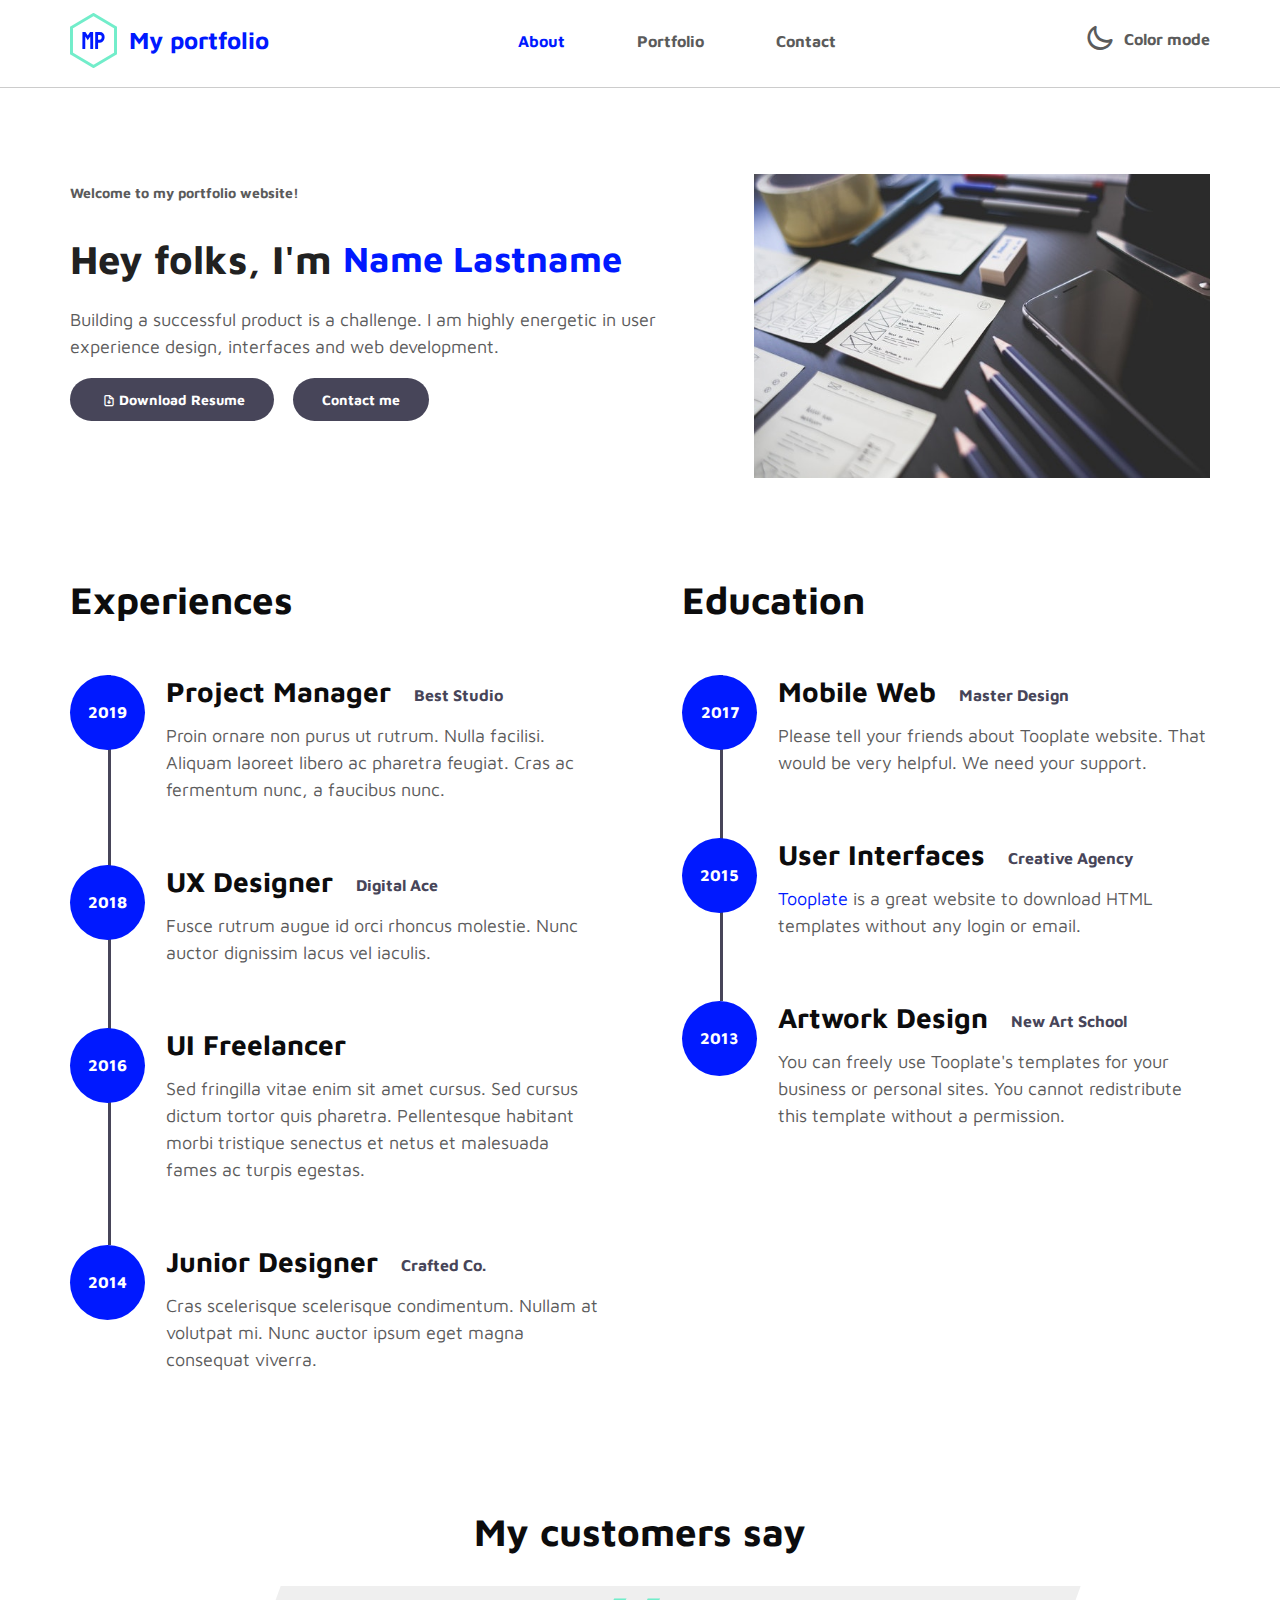
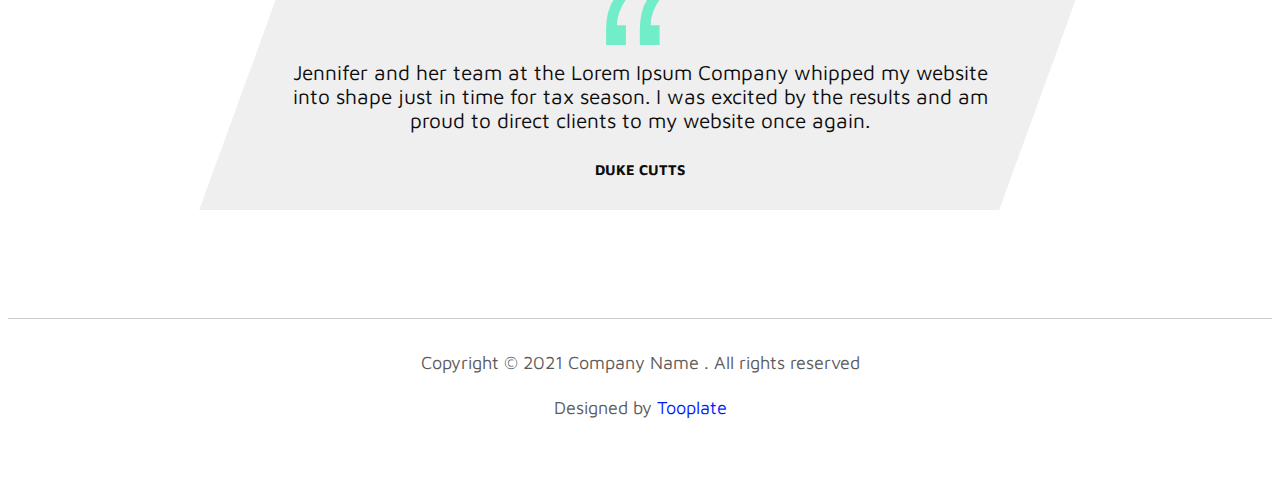
<file: Portfolio Web Sample/index.html>
<!doctype html>
<html lang="en">
  <head>
    <meta charset="utf-8">
    <title>Ivan Gentile | My Portfolio</title>
    <meta name="viewport" content="width=device-width, initial-scale=1, shrink-to-fit=no">
    <meta name="description" content="About Ivan Gentile. Web designer and UI specialist">
    <meta name="author" content="Ivan Gentile">
    <link rel="stylesheet" href="css/styles.css">
    <link rel="stylesheet" href="css/animation.css">
    <link rel="stylesheet" href="css/unicons.css">
    <link rel="stylesheet" href="css/dark-mode.css">
    <link rel="stylesheet" href="css/table.css">
    <link rel="stylesheet" href="css/navigation.css">
    <link rel="icon" href="images/mp.png">
  </head>
  <body>
    <header>
        <a href="#main-content" class="button skip">Skip to Main Content</a>
        <div class="container">
            <div class="logo">
                <a href="index.html"><img src="images/logo.svg" alt="">My portfolio</a>
            </div>
            <nav>
                <input type="checkbox" id="drop"/>
                <label id="hamburguesa" for="drop" title="menu"><span class="sr-only">Menu</span>
                </label>
                <ul>
                    <li><a href="index.html" class="active">About</a></li>
                    <li><a href="portfolio.html">Portfolio</a></li>
                    <li><a href="contact.html">Contact</a></li>
                </ul>
            </nav>
            <div class="color-mode"><a href="#" title="Color mode"><span>Color mode</span></a></div>
        </div>
    </header>

    <main id="main-content">
        <div class="container">
            <section class="about">   
                <div class="about-text">
                    <p class="small-text">Welcome to my portfolio website!</p>
                    <h1 class="animated animated-text">
                        Hey folks, I'm
                            <span class="animated-info">
                                <span class="animated-item">Name Lastname</span>
                                <!--<span class="animated-item">Web Designer</span>
                                <span class="animated-item">UI Specialist</span>-->
                            </span>
                    </h1>

                    <p>Building a successful product is a challenge. I am highly energetic in user experience design, interfaces and web development.</p>
                        
                     <div class="buttons">
                          <a href="files/cv.pdf" class="btn-download">Download Resume</a>
                          <a href="contact.html" class="btn-contact">Contact me</a>
                    </div>
                </div>

                <div class="about-image">
                    <img src="images/ux-designer.jpg" alt="UX design">
                </div>
            </section>

            <!-- FEATURES -->
            <section class="resume">
                <div class="resume-left">
                    <h2>Experiences</h2>
                    <ul class="timeline">
                        <li>
                            <div class="year">2019</div>
                            <div class="info">
                                 <h3>Project Manager <span>Best Studio</span></h3>
                                  <p>Proin ornare non purus ut rutrum. Nulla facilisi. Aliquam laoreet libero ac pharetra feugiat. Cras ac fermentum nunc, a faucibus nunc.</p>
                            </div>
                        </li>
                        <li>
                            <div class="year">2018</div>
                            <div class="info">
                                <h3>UX Designer <span>Digital Ace</span></h3>
                                <p>Fusce rutrum augue id orci rhoncus molestie. Nunc auctor dignissim lacus vel iaculis.</p>
                            </div>
                        </li>
                        <li>
                            <div class="year">2016</div>
                            <div class="info">
                                <h3>UI Freelancer</h3>
                                <p>Sed fringilla vitae enim sit amet cursus. Sed cursus dictum tortor quis pharetra. Pellentesque habitant morbi tristique senectus et netus et malesuada fames ac turpis egestas.</p>
                            </div>
                        </li>
                        <li>
                            <div class="year">2014</div>
                            <div class="info">
                                <h3>Junior Designer <span>Crafted Co.</span></h3>
                                <p>Cras scelerisque scelerisque condimentum. Nullam at volutpat mi. Nunc auctor ipsum eget magna consequat viverra.</p>
                            </div>
                        </li>
                    </ul>
                </div>
                <div class="resume-right">
                    <h2>Education</h2>
                    <ul class="timeline">
                        <li>
                            <div class="year">2017</div>
                            <div class="info">
                                <h3>Mobile Web <span>Master Design</span></h3>
                                <p>Please tell your friends about Tooplate website. That would be very helpful. We need your support.</p>
                            </div>
                        </li>
                        <li>
                            <div class="year">2015</div>
                            <div class="info">
                                <h3>User Interfaces <span>Creative Agency</span></h3>
                                <p><a rel="nofollow" href="https://www.facebook.com/tooplate">Tooplate</a> is a great website to download HTML templates without any login or email.</p>
                            </div>
                        </li>
                        <li>
                            <div class="year">2013</div>
                            <div class="info">
                                <h3>Artwork Design <span>New Art School</span></h3>
                                <p>You can freely use Tooplate's templates for your business or personal sites. You cannot redistribute this template without a permission.</p>
                            </div>
                        </li>
                    </ul>
                </div>
            </section>
            <section class="testimonials">
                <h2>My customers say</h2>
                <div class="testimonial">
                    <figure>
                        <blockquote>
                            Jennifer and her team at the Lorem Ipsum Company whipped my website into shape just in time for tax season. I was excited by the results and am proud to direct clients to my website once again.
                        </blockquote>
                        <figcaption>Duke Cutts</figcaption>
                    </figure>
                </div>
            </section>
        </div>
    </main>

    <footer>
        <div class="container">
            <p>Copyright &copy; 2021 Company Name . All rights reserved</p>
            <p>Designed by <a rel="nofollow" href="https://www.facebook.com/tooplate">Tooplate</a></p>
        </div>
     </footer>

    <script src="js/jquery-3.3.1.min.js"></script>
    <script src="js/custom.js"></script>
  </body>
</html>
</file>
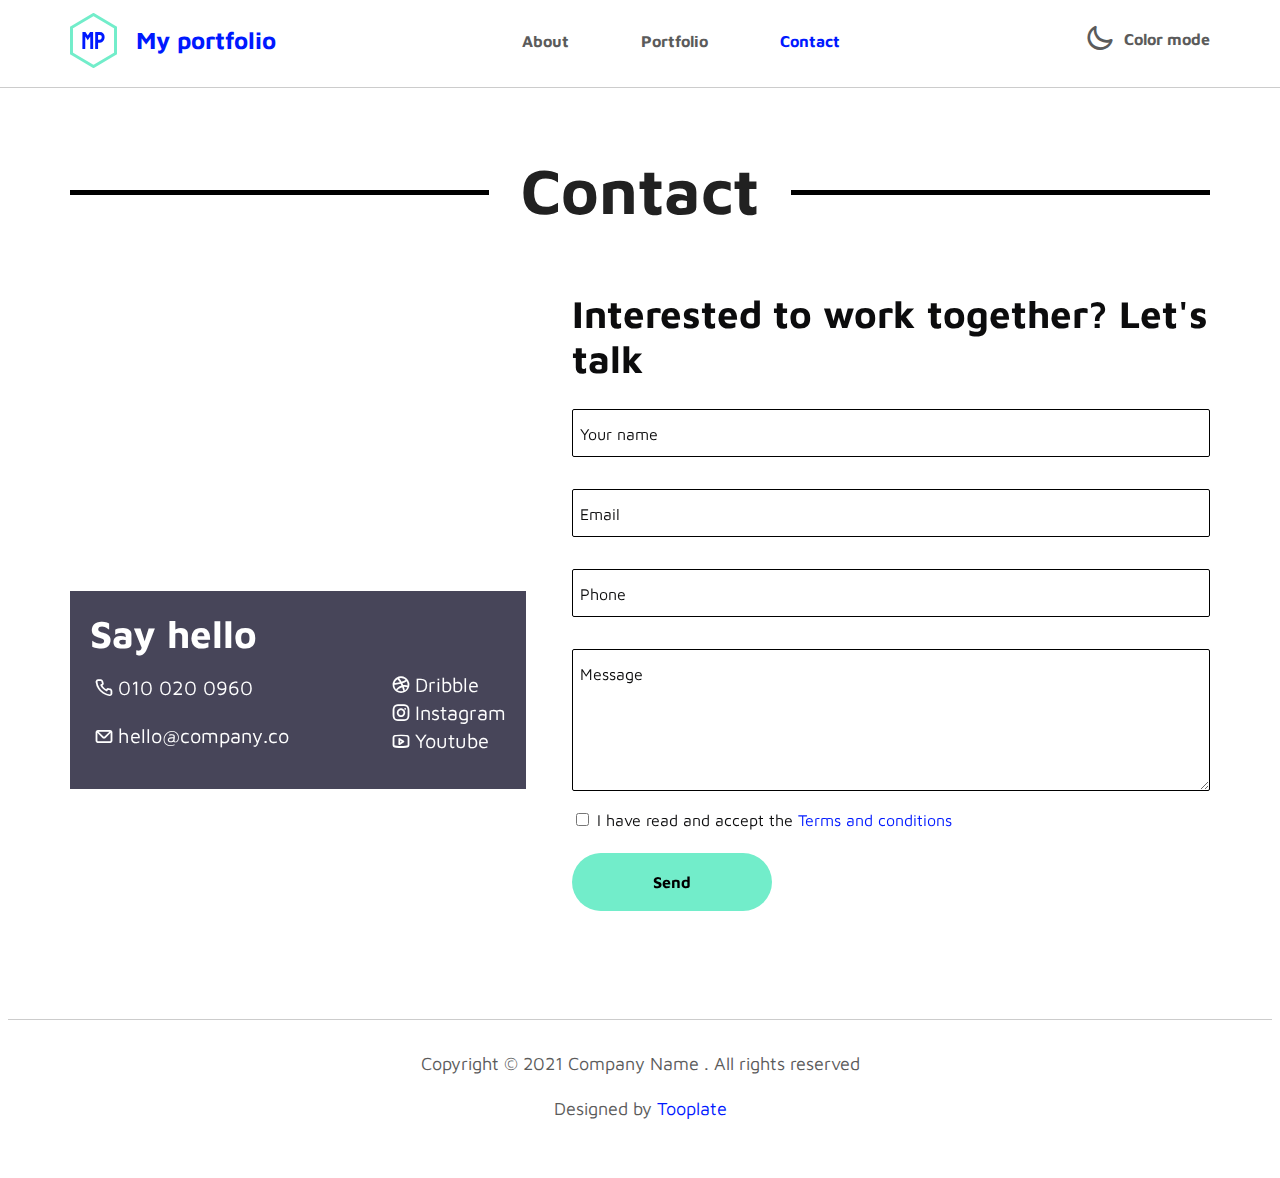
<file: Portfolio Web Sample/contact.html>
<!doctype html>
<html lang="en">
  <head>
    <meta charset="utf-8">
    <title>Contact with Ivan Gentile | My Portfolio</title>
    <meta name="viewport" content="width=device-width, initial-scale=1, shrink-to-fit=no">
    <meta name="description" content="Interested to work together? Let's talk">
    <meta name="author" content="Ivan Gentile">
    <link rel="stylesheet" href="css/styles.css">
    <link rel="stylesheet" href="css/animation.css">
    <link rel="stylesheet" href="css/unicons.css">
    <link rel="stylesheet" href="css/dark-mode.css">
    <link rel="stylesheet" href="css/table.css">
    <link rel="stylesheet" href="css/navigation.css">
    <link rel="icon" href="images/mp.png">
  </head>
  <body>
    <header>
        <a href="#main-content" class="button skip">Skip to Main Content</a>
        <div class="container">
            <div class="logo">
                <a href="index.html"><img src="images/logo.svg" alt=""> My portfolio</a>
            </div>
            <nav>
                <input type="checkbox" id="drop"/>
                <label id="hamburguesa" for="drop" title="menu"><span class="sr-only">Menu</span>
                </label>
                <ul>
                    <li><a href="index.html">About</a></li>
                    <li><a href="portfolio.html">Portfolio</a></li>
                    <li><a href="contact.html" class="active">Contact</a></li>
                </ul>
            </nav>
            <div class="color-mode"><a href="#" title="Color mode"><span>Color mode</span></a></div>
        </div>
    </header>

    <main id="main-content" class="contact">
        <div class="container">

            <!-- CONTACT -->
            <section class="contact first-section">
                <h1><span>Contact</span></h1>
                <div class="contact-left">
                    <div class="google-maps">
                      <iframe src="https://www.google.com/maps/embed?pb=!1m18!1m12!1m3!1d12088.558402180099!2d-73.99373482142036!3d40.75895421922642!2m3!1f0!2f0!3f0!3m2!1i1024!2i768!4f13.1!3m3!1m2!1s0x89c25855b8fb3083%3A0xa0f9aef176042a5c!2sTheater+District%2C+New+York%2C+NY%2C+USA!5e0!3m2!1sen!2smm!4v1549875377188" width="400" height="300" allowfullscreen></iframe>
                    </div>

                    <div class="contact-info">
                      <h2>Say hello</h2>
                      <div class="contact-info-content">
                          <div class="contact-info-left">
                              <p><a href="tel:0100200960">010 020 0960</a></p>
                              <p><a href="mailto:hello@company.co">hello@company.co</a></p>
                          </div>
                          <div class="contact-info-right">
                              <ul class="social-links">
                                <li><a href="https://dribbble.com/" title="Dribbble">Dribble</a></li>
                                <li><a href="https://www.instagram.com/" title="Instagram">Instagram</a></li>
                                <li><a href="https://www.youtube.com/" title="Youtube">Youtube</a></li>
                              </ul>
                           </div>
                        </div>
                    </div>
                </div>

                <div class="contact-right">
                    <form action="https://myportfolio.com/contact-ok.php" method="post" class="contact-form">
                        <h2>Interested to work together? Let's talk</h2>
                        <ul>
                            <li>
                                <label for="name" class="absolute">Your name</label>
                                <input type="text" class="form-control" name="name" id="name" required>
                            </li>
                            <li>
                                <label for="email" class="absolute">Email</label>
                                <input type="email" class="form-control" name="email" id="email" required>
                            </li>
                            <li>
                                <label for="phone" class="absolute">Phone</label>
                                <input type="tel" class="form-control" name="phone" id="phone" required>
                            </li>
                            <li>
                               <label for="message" class="absolute">Message</label>
                               <textarea name="message" rows="6" class="form-control" id="message" required></textarea>
                            </li>
                            <li class="legal">
                               <input type="checkbox" value="1" id="legal" name="legal" required>
                               <label for="legal">I have read and accept the <a href="#">Terms and conditions</a></label>
                            </li>
                        </ul>
                        <input type="submit" value="Send">
                    </form>
                </div>
            </section>
        </div>
    </main>

    <footer>
        <div class="container">
            <p>Copyright &copy; 2021 Company Name . All rights reserved</p>
            <p>Designed by <a rel="nofollow" href="https://www.facebook.com/tooplate">Tooplate</a></p>
        </div>
     </footer>

    <script src="js/jquery-3.3.1.min.js"></script>
    <script src="js/custom.js"></script>
  </body>
</html>
</file>
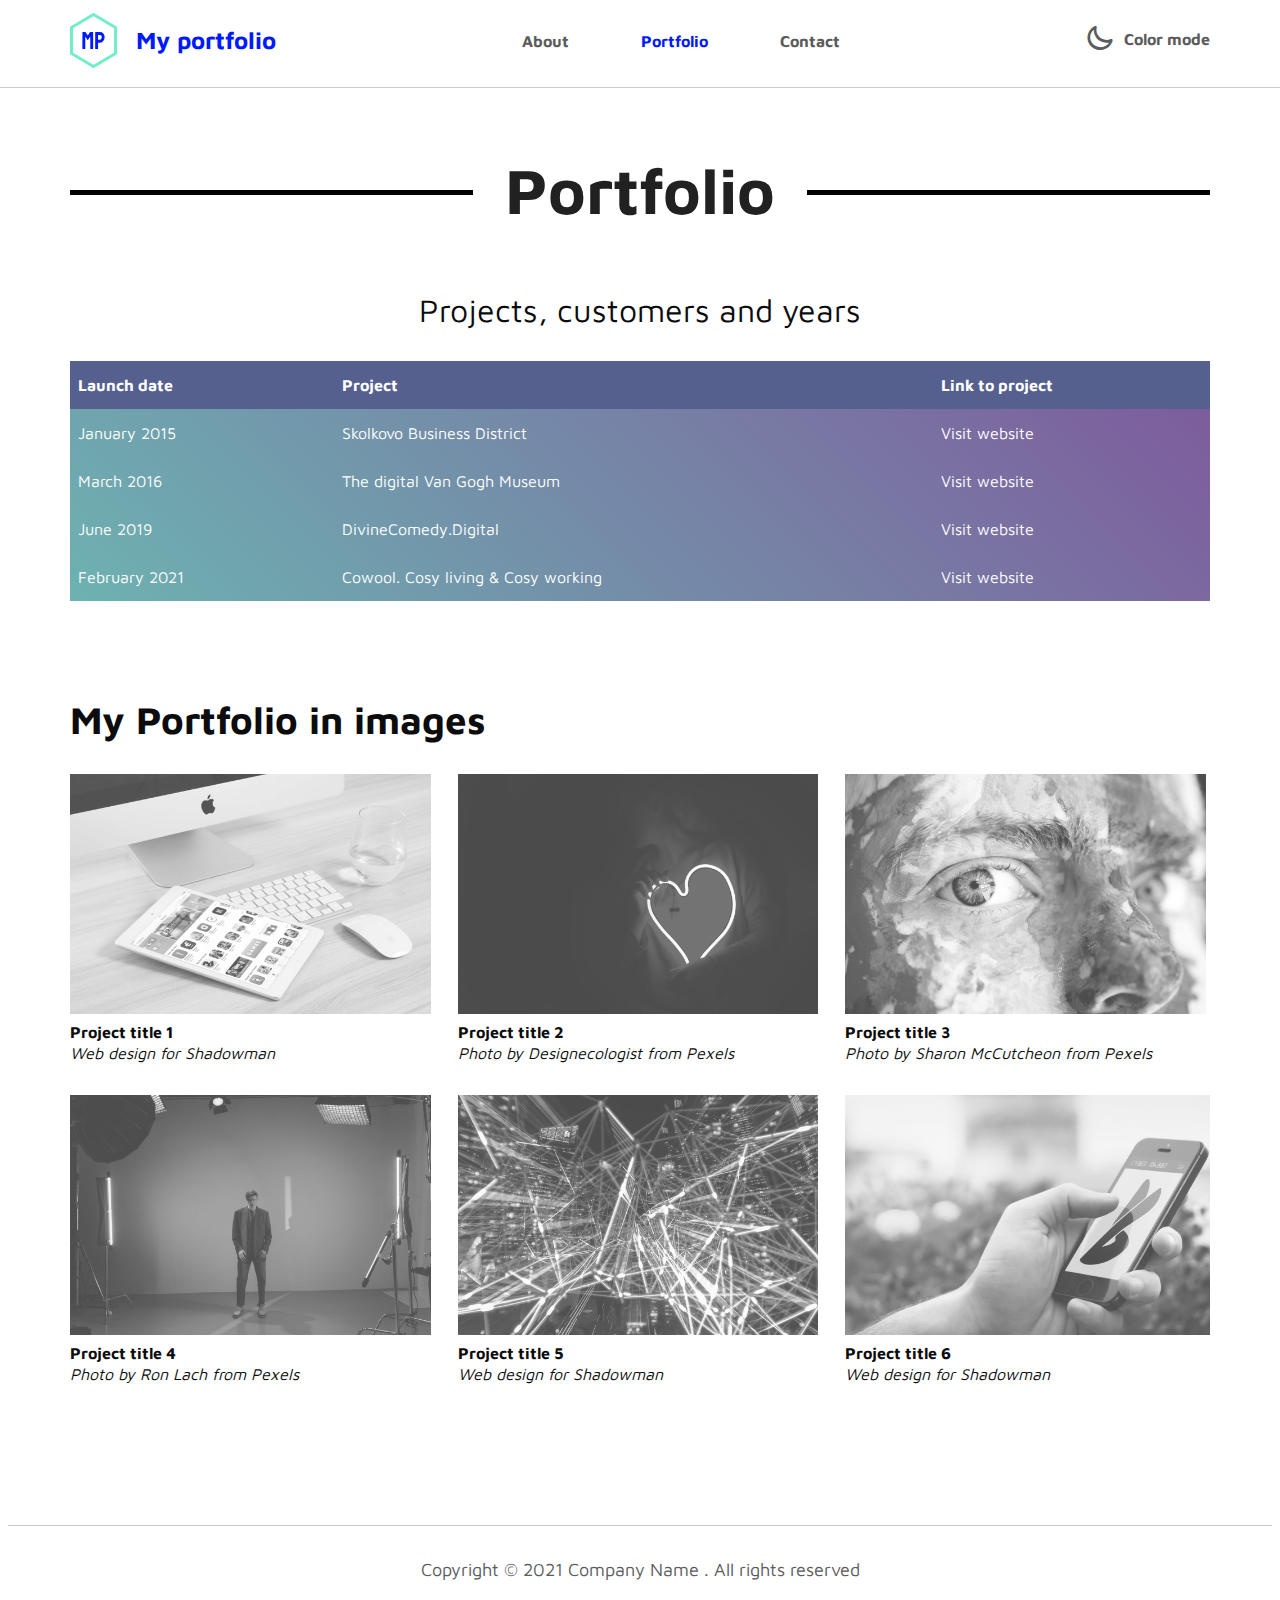
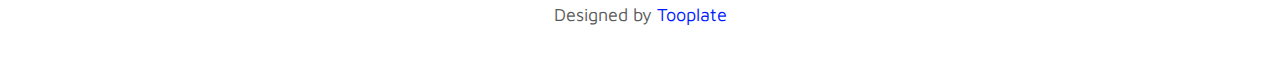
<file: Portfolio Web Sample/portfolio.html>
<!doctype html>
<html lang="en">
  <head>
    <meta charset="utf-8">
    <title>Projects, customers and years | My Portfolio</title>
    <meta name="viewport" content="width=device-width, initial-scale=1, shrink-to-fit=no">
    <meta name="description" content="Web Projects I have worked on">
    <meta name="author" content="Ivan Gentile">
    <link rel="stylesheet" href="css/styles.css">
    <link rel="stylesheet" href="css/animation.css">
    <link rel="stylesheet" href="css/unicons.css">
    <link rel="stylesheet" href="css/dark-mode.css">
    <link rel="stylesheet" href="css/table.css">
    <link rel="stylesheet" href="css/navigation.css">
    <link rel="icon" href="images/mp.png">
  </head>
  <body>
    <header>
        <a href="#main-content" class="button skip">Skip to Main Content</a>
        <div class="container">
            <div class="logo">
                <a href="index.html"><img src="images/logo.svg" alt=""> My portfolio</a>
            </div>
            <nav>
                <input type="checkbox" id="drop"/>
                <label id="hamburguesa" for="drop" title="menu"><span class="sr-only">Menu</span>
                </label>
                <ul>
                    <li><a href="index.html">About</a></li>
                    <li><a href="portfolio.html" class="active">Portfolio</a></li>
                    <li><a href="contact.html">Contact</a></li>
                </ul>
            </nav>
            <div class="color-mode"><a href="#" title="Color mode"><span>Color mode</span></a></div>
        </div>
    </header>

    <main id="main-content" class="portfolio">
        <div class="container">
            <section class="table first-section">
                <h1><span>Portfolio</span></h1>
                <table>
                    <caption>Projects, customers and years</caption>
                    <thead>
                        <tr>
                            <th scope="col">Launch date</th>
                            <th scope="col">Project</th>
                            <th scope="col">Link to project</th>
                        </tr>
                    </thead>
                    <tbody>
                        <tr>
                            <td><time datetime="2015-01">January 2015</time></td>
                            <td>Skolkovo Business District</td>
                            <td><a href="https://skolkovoforbusiness.ru/en/features/#home" title="Skolkovo Business District" target="_blank">Visit website</a></td>
                        </tr>
                        <tr>
                            <td><time datetime="2016-03">March 2016</time></td>
                            <td>The digital Van Gogh Museum</td>
                            <td><a href="https://www.vangoghmuseum.nl/en/visit/enjoy-the-museum-from-home" title="The digital Van Gogh Museum" target="_blank">Visit website</a></td>
                        </tr>
                        <tr>
                            <td><time datetime="2019-06">June 2019</time></td>
                            <td>DivineComedy.Digital</td>
                            <td><a href="https://divinecomedy.digital/#/" title="DivineComedy.Digital" target="_blank">Visit website</a></td>
                        </tr>
                        <tr>
                            <td><time datetime="2021-02">February 2021</time></td>
                            <td>Cowool. Cosy living & Cosy working</td>
                            <td><a href="https://cowool.brig.ht/" title="Cowool. Cosy living & Cosy working" target="_blank">Visit website</a></td>
                        </tr>
                    </tbody>
                </table>
            </section>

            <section class="photo-portfolio">
                <h2>My Portfolio in images</h2>
                <ul>
                    <li>
                    <figure>
                        <a href="#" title="Shadowman project detail"><img src="images/portfolio1.jpg" alt="Portfolio 1"></a>
                        <figcaption>
                            <strong>Project title 1</strong>
                            <em>Web design for Shadowman</em>
                        </figcaption>
                    </figure>
                    </li>
                    <li>
                    <figure>
                        <a href="#" title="Shadowman project detail"><img src="images/portfolio2.jpg" alt="Portfolio 2"></a>
                        <figcaption>
                            <strong>Project title 2</strong>
                            <em>Photo by Designecologist from Pexels</em>
                        </figcaption>
                    </figure>
                    </li>
                    <li>
                    <figure>
                        <a href="#" title="Shadowman project detail"><img src="images/portfolio3.jpg" alt="Portfolio 3"></a>
                        <figcaption>
                            <strong>Project title 3</strong>
                            <em>Photo by Sharon McCutcheon from Pexels</em>
                        </figcaption>
                    </figure>
                    </li>
                    <li>
                    <figure>
                        <a href="#" title="Shadowman project detail"><img src="images/portfolio4.jpg" alt="Portfolio 4"></a>
                        <figcaption>
                            <strong>Project title 4</strong>
                            <em>Photo by Ron Lach from Pexels</em>
                        </figcaption>
                    </figure
                    </li>
                    <li>
                    <figure>
                        <a href="#" title="Shadowman project detail"><img src="images/portfolio5.jpg" alt="Portfolio 5"></a>
                        <figcaption>
                            <strong>Project title 5</strong>
                            <em>Web design for Shadowman</em>
                        </figcaption>
                    </figure>
                    </li>
                    <li>
                    <figure>
                        <a href="#" title="Shadowman project detail"><img src="images/portfolio6.jpg" alt="Portfolio 6"></a>
                        <figcaption>
                            <strong>Project title 6</strong>
                            <em>Web design for Shadowman</em>
                        </figcaption>
                    </figure>
                    </li>
                </ul>
            </section>
        </div>
    </main>

    <footer>
        <div class="container">
            <p>Copyright &copy; 2021 Company Name . All rights reserved</p>
            <p>Designed by <a rel="nofollow" href="https://www.facebook.com/tooplate">Tooplate</a></p>
        </div>
     </footer>

    <script src="js/jquery-3.3.1.min.js"></script>
    <script src="js/custom.js"></script>
  </body>
</html>
</file>
<file: Portfolio Web Sample/css/styles.css>
@import url("https://fonts.googleapis.com/css?family=Maven+Pro:400,700");

body, input, textarea{
    font-family: "Maven Pro", sans-serif;
}
body {
  padding-top: 70px;
  color: #0c0c0d;
}
*,*:before,*:after{
  box-sizing: border-box;
}
.container{
  max-width: 1140px;
  width: 94%;
  margin: 0 auto;
}
section{
  padding: 3em 0;
}

.small-text {
  color: #5b5b5b;
  font-size: 14px;
  font-weight: bold;
  padding: 8px 0;
}

ul {
  margin: 0;
  padding: 0;
}
ul li {
  list-style: none;
}

a {
  color: #5b5b5b;
  font-weight: normal;
  text-decoration: none;
  transition: all 0.4s ease;
}
a:hover,a:focus {
  color: #0019ff;
  text-decoration: underline;
}

p {
  font-size: 18px;
  font-weight: 300;
  line-height: 1.5;
  color: #5b5b5b;
  margin: 0 0 1em 0;
}

.sr-only {
  position: absolute;
  width: 1px;
  height: 1px;
  padding: 0;
  margin: -1px;
  overflow: hidden;
  clip: rect(0,0,0,0);
  border: 0;
}

h1 {
  color: #212121;
  font-size: 2.5em;
  margin: 24px 0;
}

h2 {
  font-size: 2.4em;
  margin-top: 0;
}

h3 {
  font-size: 1.75em;
  margin: 0 0 0.5em 0;
}

.buttons a {
  background: #eee;
  color: #5b5b5b;
  font-weight: bold;
  display: inline-block;
  border-radius: 50px;
  padding: 13px 29px;
  font-size: 14px;
  line-height: normal;
  transition: all 0.4s ease;
  margin-bottom: 0.5em;
}
.buttons a:first-child{
  margin-right: 1em;
}
.buttons a:hover {
  color: #0019ff;
}
.buttons a{
  background: #474559;
  color: #ffffff;
}
.buttons a:hover {
  background: #0019ff;
  color: #ffffff !important;
}

.animated {
  position: relative;
}

.animated-info {
  display: inline-block;
  vertical-align: top;
  margin-top: 5px;
  min-width: 300px;
  position: relative;
}

.animated-item {
  color: #0019ff;
}


header {
  position: fixed;
  top: 0;
  right: 0;
  left: 0;
  z-index: 10;
  padding: 1em 0;
  border-bottom: 1px solid #ccc;
  background: white;
  font-weight: bold;
}
header .container{
  display: flex;
  align-items: flex-start !important;
  justify-content: space-between;
  align-items: center;
}

.logo img{
  vertical-align: middle;
  position: relative;
  top: -3px;
  margin-right: 0.5em;
}

header .logo a{
  font-size: 1.5em;
  line-height: 1.4em;
  font-weight: bold;
  color: #0019ff;
}

header a{
  font-weight: bold;
  font-size: 16px;
  overflow: hidden;
}

header a:focus,header a:hover,.contact-info-content a:focus,.contact-info-content a:hover {
  color: #0019ff;
  text-decoration: none;
}
header a.active{
  color: #0019ff;
}
.buttons a:hover,.buttons a:focus{
  text-decoration: none;
}

footer{
  font-size: 16px;
  font-weight: normal;
  display: block;
}
footer a,form a{
  color: #0019ff;
}

main{
  padding-top: 3em;
}

.about-image{
  margin-top: 2em;
}
.about-image img{
  width: 100%;
  height: auto;
}

.resume{
  display: flex;
  flex-direction: column;
  justify-content: space-between;
}
.resume-right{
  margin-top: 2em;
}

.timeline li{
  position: relative;
  padding: 22px 0;
}
.timeline li:last-child:before {
  height: 0;
}
.timeline li:before {
  content: "";
  background: #474559;
  width: 3px;
  height: 100%;
  position: absolute;
  left: 38px;
}

.timeline .year{
  background: #0019ff;
  border-radius: 100%;
  position: absolute;
  width: 75px;
  height: 75px;
  line-height: 75px;
  text-align: center;

  color: #ffffff;
  font-size: 16px;
  font-weight: bold;
}

.timeline .info {
  display: inline-block;
  vertical-align: top;
  max-width: 432px;
  margin-left: 6em;
}
.timeline .info span {
  color: #474559;
  font-size: 16px;
  font-weight: bold;
  display: block;
  vertical-align: middle;
}
.timeline a{
  color: #0019ff;
}

/* contact */
.google-maps iframe {
  width: 100%;
  display: block;
  border: 0;
}
.contact-info {
  background: #474559;
  padding: 20px;
  color: white;
}

.contact-info a{
  color: white;
  font-size: 20px;
  display: block;
  margin: 5px 0;
}
.contact-info a:hover,.contact-info a:focus {
  color: #72edca;
}
.contact-info-content{
  display: flex;
  flex-direction: column;
  justify-content: space-between;
}
.contact-info h2{
  margin-bottom: 0.3em;
}
.contact-info-left p{
  margin: 0;
}
.contact-right{
  margin-top: 2em;
}
.contact-right h2{
  margin-bottom: 0.3em;
}

.contact-form .form-control {
  background: transparent;
  border: 1px solid black;
  border-radius: 2px;
  outline: none;
  font-weight: bold;
  margin: 16px 0;
  padding: 0.6em 0.5em 0 0.5em;
  width: 100%;
  box-sizing: border-box;
}
input, textarea{
  font-size: 1em;
}
.contact-form textarea.form-control{
  padding: 1em 0.5em;
}

.contact-form li{
  position: relative;
}

.contact-form label.absolute{
  position: absolute;
  top: 2em;
  left: 0.5em;
  transition: all .2s ease-in-out;
}

.contact-form li.is-focused label.absolute{
  top: 1.75em;
  font-size: 0.8em;
}
.contact li.legal{
  margin-bottom: 1.5em;
}

.contact-form .form-control:not(textarea) {
  height: 48px;
}
.contact-form .form-control:hover, .contact-form .form-control:focus {
  border-color: #0019ff;
}
.contact-form input[type="submit"]{
  background: #72edca;
  border-radius: 50px;
  color: black;
  font-weight: bold;
  border: 0;
  cursor: pointer;
  transition: all 0.4s ease;
  min-width: 200px;
  padding: 20px 0;
}
.contact-form  input[type="submit"]:hover,.contact-form  input[type="submit"]:focus{
  background: #0019ff;
  color: white;
}

footer{
  text-align: center;
  border-top: 1px solid #ccc;
  padding: 30px 0;
  margin-top: 60px;
}

/* index.html testimonials */
.testimonials{
  text-align: center;
}
.testimonials .testimonial{
  background: #efefef;
  padding: 2em;
  max-width: 800px;
  margin: 0 auto;
}
.testimonial figure{
  margin: 0;
  padding: 0;
}
.testimonial blockquote{
  margin: 0;
}
.testimonials figcaption{
  font-size: 0.7em;
  text-transform: uppercase;
  font-weight: bold;
  margin-top: 2em;
}
.testimonials blockquote{
  position: relative;
  padding-top: 2em;
}
.testimonials blockquote:before{
  position: absolute;
  left: 50%;
  margin-left: -0.2em;
  top:0.1em;
  content: "“";
  font-family: arial,heltetica,sans-serif;
  font-size: 10em;
  line-height: 0.3em;
  color: #72edca;
}

/* contact.html */
.contact h1,.portfolio h1{
  font-size: 2em;
  line-height: 1em;
  margin: 0 0 1.5em 0;
  text-align: center;
  border-bottom: 5px solid black;
}
.first-section{
  padding-top: 0;
}
.contact h1 span,.portfolio h1 span{
  background: white;
  position: relative;
  padding: 0 0.5em;
  top: 0.5em;
}

/* portfolio.html */
.photo-portfolio ul{
  display: flex;
  flex-direction: row;
  flex-flow: row wrap;
  justify-content: space-between;
}
.photo-portfolio a{
  display: block;
  overflow: hidden;
  width: 100%;
  height: 240px;
  margin-bottom: 0.5em;
}
.photo-portfolio li{
  width: 100%;
  margin: 0 0 2em 0;
  padding: 0;
}
.photo-portfolio figure{
  margin: 0;
  padding: 0;
}
.photo-portfolio img{
  height: 100%;
  opacity: 0.7;
  filter: grayscale(100%);
  transition: 1s;
  object-fit: cover;
}
.photo-portfolio a:focus{
  outline-color: #72edca;
}
.photo-portfolio a:hover img,.photo-portfolio a:focus img{
  opacity: 1;
  filter: grayscale(0);
  transform: scale(1.2);
  transform-origin: 50% 50%;
}
.photo-portfolio figcaption strong,.photo-portfolio figcaption em{
  display: block;
  line-height: 1.3em;
}

.color-mode{
    position: absolute;
    right: 4em;
    margin-top: 0.2em;
}
.color-mode span{
  display: none;
}
.color-mode a{
  font-weight: bold;
}
.color-mode a:before {
  font-family: 'unicons';
  content: '\ea9f';
  font-size: 30px;
  font-weight: 300;
  font-style: normal;
  position: relative;
  top: 3px;
  margin-right: 0.3em;
}
.dark-mode .color-mode a:before {
  content: '\eb65';
}

@media (max-width: 767px) {
  h1 {
    font-size: 2.4em;
  }

  h2 {
    font-size: 2em;
  }

  .animated-item {
    font-size: 28px;
  }
}

@media (min-width:  640px){
  .photo-portfolio li{
    width: 48%;
  }
}

@media (min-width: 800px){
  .color-mode{
    position: relative;
    right: 0;
  }
  .about-image{
    margin-top: 0;
  }
  .contact h1,.portfolio h1{
    font-size: 4em;
  }
  .contact{
    display: flow-root;
  }
  .contact-left{
    width: 40%;
    float: left;
  }
  .contact-right{
    margin-top: 0;
    width: 56%;
    float: right;
  }
  .timeline .info span{
    display: inline-block;
    margin-left: 15px;
  }
  .testimonials .testimonial{
    transform: skew(-20deg);
    width: 80%;
  }
  .testimonials .testimonial figure{
    font-size: 1.3em;
    transform: skew(20deg);
  }
  .about{
    display: flow-root;
  }
  .about-text{
    width: 56%;
    float: left;
  }
  .about-image{
    width: 40%;
    float: right;
  }
}

@media (min-width: 992px){
  .resume{
    flex-direction: row;
    align-items: flex-start;
    column-gap:  30px;
  }
  .resume-right{
    margin-top: 0;
  }
  .photo-portfolio li{
    width: 32%;
  }
  .contact-info-content{
    flex-direction: row;
  }
  .contact-info-left p{
    margin: 0 0 1em 0;
  }
}
</file>
<file: Portfolio Web Sample/css/unicons.css>
@font-face {
  font-family: 'unicons';
  src: url('../font/unicons.eot?42479262');
  src: url('../font/unicons.eot?42479262#iefix') format('embedded-opentype'),
       url('../font/unicons.woff2?42479262') format('woff2'),
       url('../font/unicons.woff?42479262') format('woff'),
       url('../font/unicons.ttf?42479262') format('truetype'),
       url('../font/unicons.svg?42479262#unicons') format('svg');
  font-weight: normal;
  font-style: normal;
}
/* Chrome hack: SVG is rendered more smooth in Windozze. 100% magic, uncomment if you need it. */
/* Note, that will break hinting! In other OS-es font will be not as sharp as it could be */
/*
@media screen and (-webkit-min-device-pixel-ratio:0) {
  @font-face {
    font-family: 'unicons';
    src: url('../font/unicons.svg?42479262#unicons') format('svg');
  }
}
*/
 
 .contact-info a:before, .buttons a:before{
  font-family: "unicons";
  font-style: normal;
  font-weight: normal;
  speak: none;
 
  display: inline-block;
  text-decoration: inherit;
  width: 1em;
  margin-right: .2em;
  text-align: center;
  /* opacity: .8; */
 
  /* For safety - reset parent styles, that can break glyph codes*/
  font-variant: normal;
  text-transform: none;
 
  /* fix buttons height, for twitter bootstrap */
  line-height: 1em;
 
  /* Animation center compensation - margins should be symmetric */
  /* remove if not needed */
  margin-left: .2em;
 
  /* you can be more comfortable with increased icons size */
  /* font-size: 120%; */
 
  /* Font smoothing. That was taken from TWBS */
  -webkit-font-smoothing: antialiased;
  -moz-osx-font-smoothing: grayscale;
 
  /* Uncomment for 3D effect */
  /* text-shadow: 1px 1px 1px rgba(127, 127, 127, 0.3); */
}

.contact-info a[href*="tel:"]:before { content: '\eaca'; }
.contact-info a[href*="mailto:"]:before { content: '\e992'; }
.contact-info a[href*="whatsapp:"]:before { content: '\ec5f'; }
.contact-info a[href*="dribbble"]:before { content: '\e96e'; }
.contact-info a[href*="instagram"]:before { content: '\ea3a'; }
.contact-info a[href*="youtube"]:before { content: '\ebe8'; }
.buttons a[href*="pdf"]:before { content: '\e9b8'; }
</file>
<file: Portfolio Web Sample/css/dark-mode.css>
.dark-mode {
  background: #0c0c0d;
  color: white;
}
.dark-mode header nav #drop:checked ~ ul{
  background: #0c0c0d;
}
.dark-mode header{
  background: #0c0c0d;
}
.dark-mode header a.active{
  color: #72edca;
}
.dark-mode footer a,.dark-mode .color-mode a:hover,.dark-mode .color-mode a:focus, .dark-mode form a{
  color: #72edca;
}
.dark-mode .logo a,.dark-mode nav a:hover,.dark-mode nav a:focus, .dark-mode .timeline a{
  color: #72edca;
}
.dark-mode .animated-item{
  color: #72edca;
}
.dark-mode .timeline .year{
  background: #72edca;
  color: black;
}
.dark-mode h1, .dark-mode h2, .dark-mode h3, .dark-mode .color-mode a, .dark-mode p, .dark-mode nav a, .dark-mode .timeline .info span{
  color: #ffffff;
}

.dark-mode .timeline .info span{
  opacity: 0.8;
}

.dark-mode .timeline-info small{
  color: #ccc;
}

.dark-mode .contact-form .form-control {
  border: 1px solid white;
}

.dark-mode .contact-form .form-control:hover, .dark-mode .contact-form .form-control:focus {
  border-color: #72edca;
}

.dark-mode .testimonials .testimonial{
  background: #333;
}

/* contact.html */

.dark-mode .contact h1,.dark-mode .portfolio h1{
  border-color: white;
}
.dark-mode .contact h1 span,.dark-mode .portfolio h1 span{
  background: #0c0c0d;
}
.dark-mode input, .dark-mode textarea{
  color: white;
}
</file>
<file: Portfolio Web Sample/css/table.css>
table {
	width: 100%;
	border-collapse: collapse;
	overflow: hidden;
	margin: 0 auto;
	background: linear-gradient(45deg, #6DB2B1, #7E599C);
}
table caption{
  font-size: 2em;
  padding: 0 0 1em 0;
}
table a{
	color: white;
	text-decoration: none;
}
table a:hover{
	color: white;
	text-decoration: underline;
}

th,td {
	padding: 15px 8px;
	vertical-align: top;
	color: #fff;
	text-align: left;
}
th{
	background:#55608F;
}

tbody tr:hover{
	background-color: rgba(255,255,255,0.3);
}
</file>
<file: Portfolio Web Sample/css/navigation.css>
a.button.skip {
    position: absolute;
    top: -400px;
    left: 50%;
    z-index:100;
    outline:2px solid #72edca;
    color: white;
    background: #0019ff;
    border-radius: 30px;
    font-size: 1.3em;
    padding: 20px 40px;
    margin-left: -210px;
}
a.button.skip:focus{
    top: 50vh;
}

header nav ul,header nav #drop{
  display: none;
}

header nav #drop:checked ~ ul{
    display:block;
    clear:both;
    margin:0;
    position: absolute;
    top: 85px;
    left: 0;
    right: 0;
    height: calc(100vh - 85px);
    background: white;
    overflow: hidden;
}
header nav li a{
  display:block;
  padding:1em;
  text-align: center;
}
header #hamburguesa{
  user-select:none;
  cursor:pointer;
  float:right;
}
header #hamburguesa:after{
  font-size:2.2em;
  content:"\2630";
  line-height:1.3em;
}
header nav #drop:checked  ~ #hamburguesa:after{
  content:"\2715";
}


@media (min-width: 800px){
  header #hamburguesa,header #drop{
    display: none;
  }
  .color-mode span{
    display: inline;
  }
  header nav ul{
    display: flex;
  }
  header nav li{
    padding: 0 20px;
  }

  header button{
    display: none;
  }
}
</file>
<file: Portfolio Web Sample/css/animation.css>
.animated-item {
  font-size: 36px;
  line-height: inherit;
  display: block;
  opacity: 1;
  overflow: hidden;
  position: absolute;
  top: -3px;
  right: 0;
  left: 0;
  /*animation: BottomTotop 6s linear infinite 0s;*/
}
.animated-item:nth-child(2n+2) {
  animation-delay: 2s;
}
.animated-item:nth-child(3n+3) {
  animation-delay: 4s;
}

@keyframes BottomTotop {
  0% {
    opacity: 0;
  }
  5% {
    opacity: 0;
    transform: translateY(5px);
  }
  10% {
    opacity: 1;
    transform: translateY(0px);
  }
  25% {
    opacity: 1;
    transform: translateY(0px);
  }
  30% {
    opacity: 0;
    transform: translateY(5px);
  }
  80% {
    opacity: 0;
  }
  100% {
    opacity: 0;
  }
}
</file>
